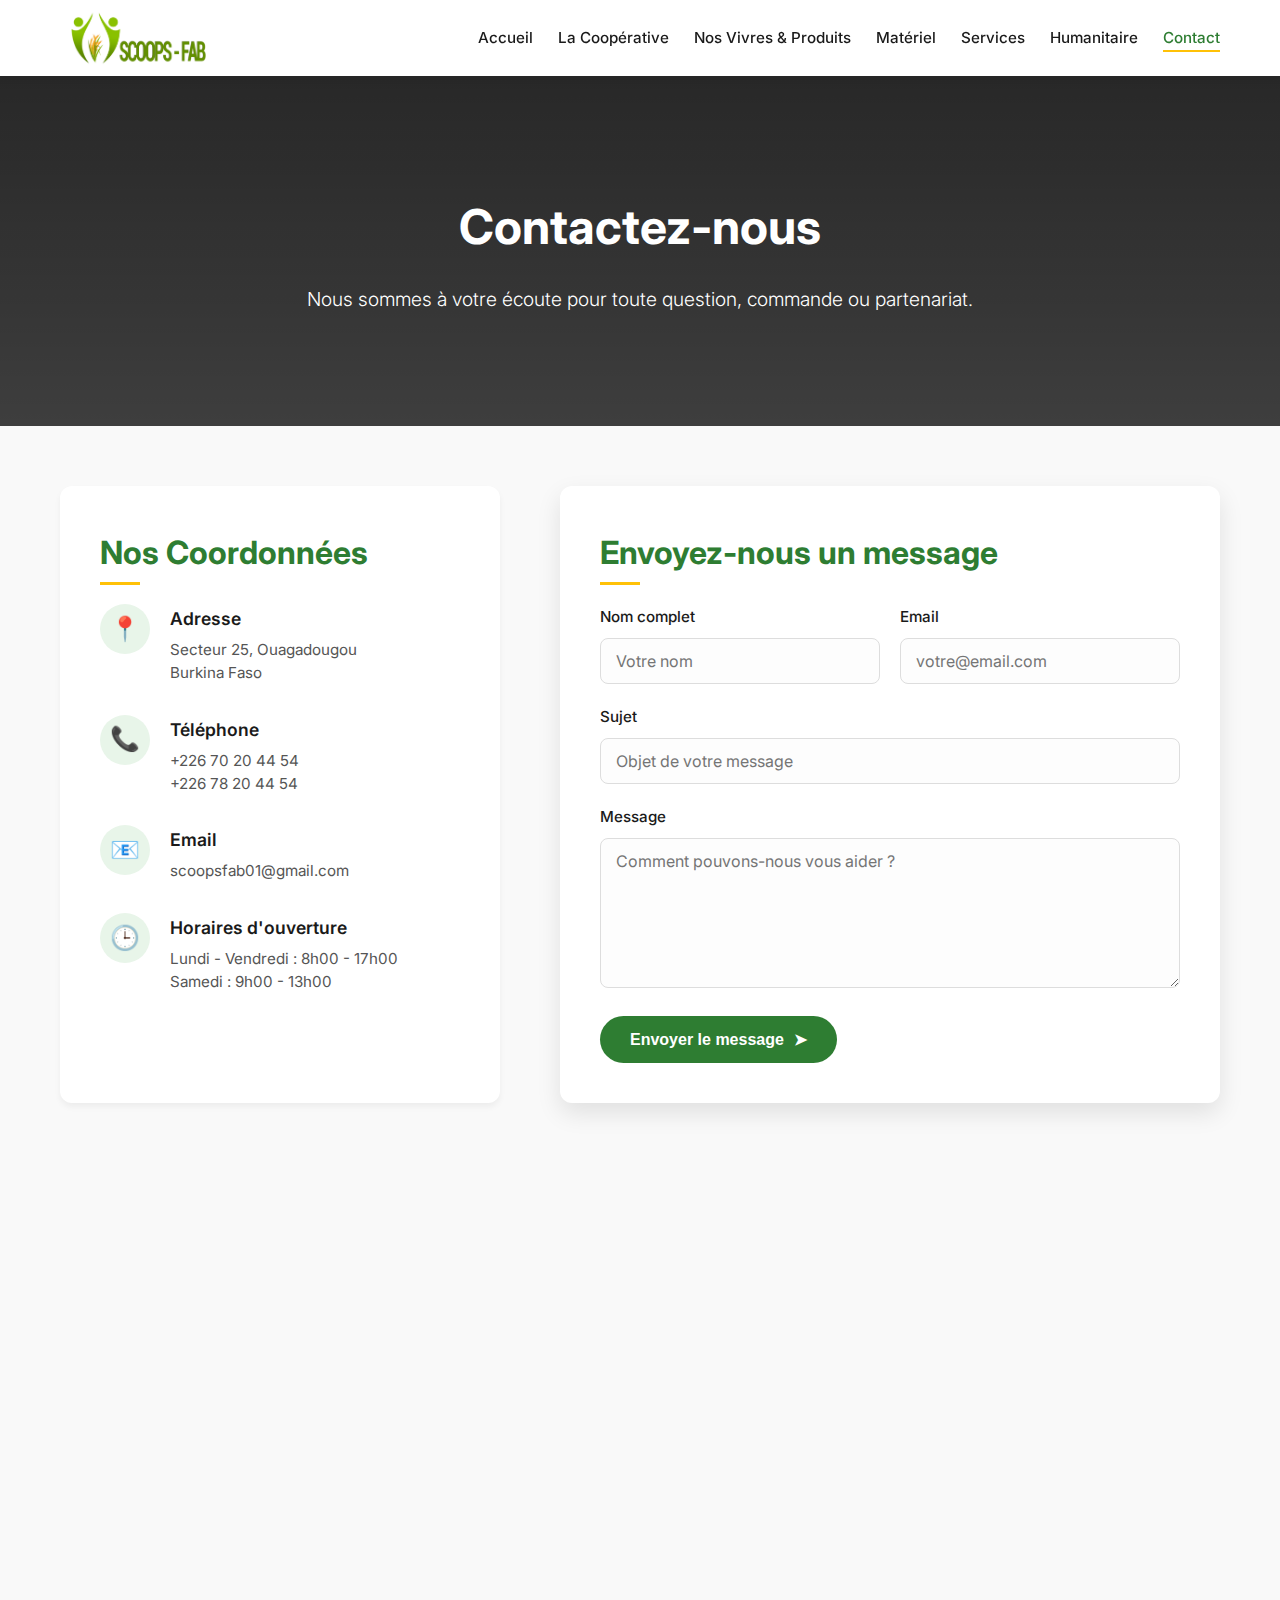
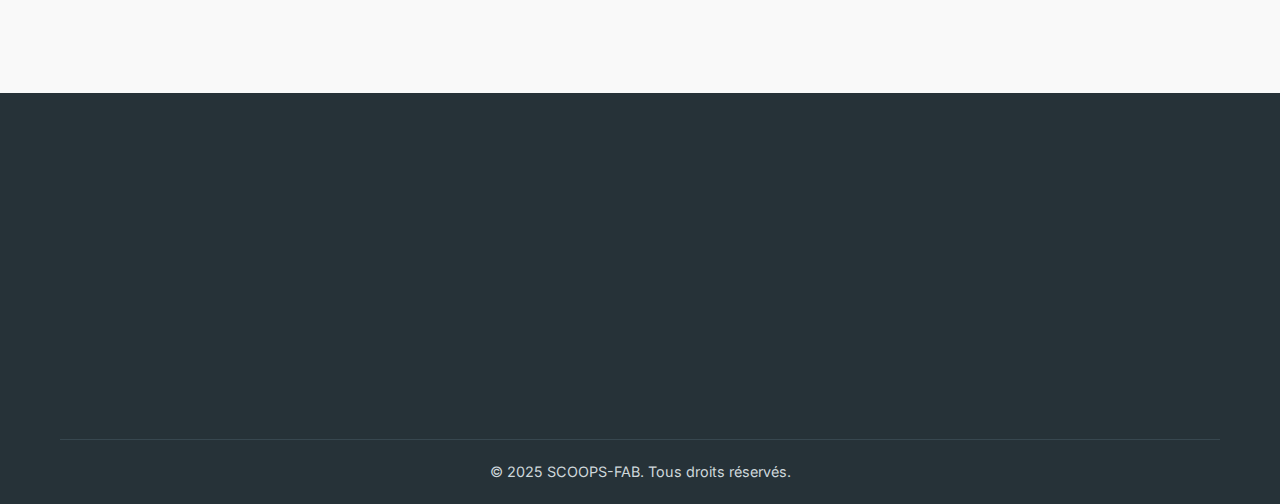
<file: pages/contact.html>
<!DOCTYPE html>
<html lang="fr">

<head>
    <meta charset="UTF-8">
    <meta name="viewport" content="width=device-width, initial-scale=1.0">
    <title>Contact - SCOOPS-FAB</title>
    <meta name="description" content="Contactez la SCOOPS-FAB pour vos commandes de vivres, matériel agricole ou partenariats.">

    <!-- Fonts -->
    <link rel="preconnect" href="https://fonts.googleapis.com">
    <link rel="preconnect" href="https://fonts.gstatic.com" crossorigin>
    <link href="https://fonts.googleapis.com/css2?family=Inter:wght@300;400;500;600;700&family=Playfair+Display:ital,wght@0,600;1,600&display=swap" rel="stylesheet">

    <style>
        /* --- 1. VARIABLES & RESET --- */
        :root {
            --primary-green: #2E7D32;
            --light-green: #4CAF50;
            --accent-yellow: #FFC107;
            --dark-text: #1A1A1A;
            --light-text: #555;
            --off-white: #F9F9F9;
            --white: #FFFFFF;
            --shadow-sm: 0 4px 6px rgba(0,0,0,0.05);
            --shadow-md: 0 10px 25px rgba(0,0,0,0.1);
            --radius: 12px;
        }

        * { margin: 0; padding: 0; box-sizing: border-box; }

        body {
            font-family: 'Inter', sans-serif;
            color: var(--dark-text);
            background-color: var(--off-white);
            line-height: 1.7;
            overflow-x: hidden;
        }

        a { text-decoration: none; color: inherit; transition: 0.3s; }
        ul { list-style: none; }
        img { max-width: 100%; display: block; }

        /* --- 2. ANIMATIONS --- */
        .reveal { opacity: 0; transform: translateY(30px); transition: all 0.8s cubic-bezier(0.5, 0, 0, 1); }
        .reveal.active { opacity: 1; transform: translateY(0); }
        
        .delay-100 { transition-delay: 0.1s; }
        .delay-200 { transition-delay: 0.2s; }

        @keyframes fadeInHeader {
            from { opacity: 0; transform: scale(1.05); }
            to { opacity: 1; transform: scale(1); }
        }

        /* --- 3. HEADER --- */
        header {
            background: var(--white);
            box-shadow: var(--shadow-sm);
            position: sticky;
            top: 0;
            z-index: 1000;
            padding: 0.5rem 0;
        }

        .container { max-width: 1200px; margin: 0 auto; padding: 0 20px; }

        nav { display: flex; justify-content: space-between; align-items: center; }

        .logo { display: flex; align-items: center; gap: 10px; font-weight: 700; color: var(--primary-green); font-size: 1.2rem; }
        .logo img { height: 60px; width: auto; }

        .nav-links { display: flex; gap: 25px; }
        .nav-links a { font-weight: 500; font-size: 0.95rem; color: var(--dark-text); position: relative; padding: 5px 0; }
        .nav-links a:hover, .nav-links a.active { color: var(--primary-green); }
        .nav-links a.active::after { content: ''; position: absolute; bottom: 0; left: 0; width: 100%; height: 2px; background-color: var(--accent-yellow); }

        .hamburger { display: none; font-size: 1.8rem; cursor: pointer; color: var(--primary-green); }

        /* --- 4. HERO SECTION --- */
        .page-header {
            background: linear-gradient(rgba(0,0,0,0.6), rgba(0,0,0,0.5)), url('https://www.afdb.org/sites/default/files/styles/1700x900/public/a1-ss-mali-baguineda_0.jpg?itok=_aEMS-cn');
            background-size: cover;
            background-position: center;
            height: 350px;
            display: flex;
            align-items: center;
            justify-content: center;
            text-align: center;
            color: var(--white);
            margin-bottom: 60px;
            position: relative;
        }

        .page-header::before {
            content: ''; position: absolute; inset: 0; background: inherit; z-index: -1; animation: fadeInHeader 1.5s ease-out;
        }

        .page-header h1 { font-family: 'Inter', sans-serif; font-size: 3rem; margin-bottom: 1rem; animation: fadeInHeader 1s ease-out 0.3s backwards; }
        .page-header p { font-size: 1.2rem; font-weight: 300; animation: fadeInHeader 1s ease-out 0.6s backwards; }

        /* --- 5. CONTACT LAYOUT --- */
        .contact-section { padding-bottom: 80px; }

        .contact-grid {
            display: grid;
            grid-template-columns: 1fr 1.5fr;
            gap: 60px;
            margin-bottom: 60px;
        }

        .section-title {
            font-family: 'Inter', sans-serif;
            font-size: 2rem;
            color: var(--primary-green);
            margin-bottom: 1.5rem;
            position: relative;
            display: inline-block;
        }

        .section-title::after {
            content: ''; position: absolute; width: 40px; height: 3px; bottom: -5px; left: 0; background-color: var(--accent-yellow);
        }

        /* Info Box Styles */
        .contact-info-box {
            background: var(--white);
            padding: 40px;
            border-radius: var(--radius);
            box-shadow: var(--shadow-sm);
            height: 100%;
        }

        .info-item {
            display: flex;
            align-items: flex-start;
            gap: 20px;
            margin-bottom: 30px;
        }

        .info-item:last-child { margin-bottom: 0; }

        .icon-circle {
            background-color: #e8f5e9;
            color: var(--primary-green);
            width: 50px;
            height: 50px;
            border-radius: 50%;
            display: flex;
            align-items: center;
            justify-content: center;
            font-size: 1.5rem;
            flex-shrink: 0;
        }

        .info-content h3 {
            font-size: 1.1rem;
            font-weight: 600;
            margin-bottom: 5px;
            color: var(--dark-text);
        }

        .info-content p {
            color: var(--light-text);
            font-size: 0.95rem;
            line-height: 1.5;
        }

        /* Form Styles */
        .contact-form-box {
            background: var(--white);
            padding: 40px;
            border-radius: var(--radius);
            box-shadow: var(--shadow-md);
        }

        .form-group { margin-bottom: 20px; }

        .form-group label {
            display: block;
            margin-bottom: 8px;
            font-weight: 500;
            color: var(--dark-text);
            font-size: 0.95rem;
        }

        .form-group input,
        .form-group textarea {
            width: 100%;
            padding: 12px 15px;
            border: 1px solid #ddd;
            border-radius: 8px;
            font-family: 'Inter', sans-serif;
            font-size: 1rem;
            transition: border-color 0.3s, box-shadow 0.3s;
            background-color: #fdfdfd;
        }

        .form-group input:focus,
        .form-group textarea:focus {
            outline: none;
            border-color: var(--primary-green);
            box-shadow: 0 0 0 3px rgba(46, 125, 50, 0.1);
        }

        .form-group textarea { height: 150px; resize: vertical; }

        .btn-submit {
            background-color: var(--primary-green);
            color: white;
            border: none;
            padding: 14px 30px;
            border-radius: 50px;
            font-size: 1rem;
            font-weight: 600;
            cursor: pointer;
            transition: transform 0.2s, background-color 0.2s;
            display: inline-flex;
            align-items: center;
            gap: 10px;
        }

        .btn-submit:hover {
            background-color: #1B5E20;
            transform: translateY(-2px);
        }

        /* Map Section */
        .map-container {
            width: 100%;
            height: 450px;
            border-radius: var(--radius);
            overflow: hidden;
            box-shadow: var(--shadow-md);
            border: 4px solid var(--white);
        }

        /* --- FOOTER --- */
        footer { background-color: #263238; color: #cfd8dc; padding: 60px 0 20px; }
        .footer-content { display: grid; grid-template-columns: repeat(auto-fit, minmax(250px, 1fr)); gap: 40px; margin-bottom: 40px; }
        .footer-section h4 { color: var(--white); font-size: 1.2rem; margin-bottom: 20px; border-bottom: 2px solid var(--primary-green); display: inline-block; padding-bottom: 5px;}
        .footer-links li { margin-bottom: 10px; }
        .footer-links a:hover { color: var(--accent-yellow); padding-left: 5px; }
        .copyright { text-align: center; border-top: 1px solid #37474f; padding-top: 20px; font-size: 0.9rem; }

        /* --- RESPONSIVE --- */
        @media (max-width: 900px) {
            .contact-grid { grid-template-columns: 1fr; gap: 40px; }
            .nav-links { display: none; }
            .hamburger { display: block; }
            .page-header h1 { font-size: 2.2rem; }
        }
    </style>
</head>

<body>
    <!-- HEADER -->
    <header>
        <div class="container">
            <nav>
                <a href="../index.html" class="logo">
                    <!-- Modification ici : Retrait du <span>SCOOPS-FAB</span> -->
                    <img src="../images/logo/logo.png" alt="SCOOPS-FAB Logo">
                </a>
                <div class="hamburger">☰</div>
                <ul class="nav-links">
                    <li><a href="../index.html">Accueil</a></li>
                    <li><a href="cooperative.html" >La Coopérative</a></li>
                    <li><a href="produits.html">Nos Vivres & Produits</a></li>
                    <li><a href="materiel.html">Matériel</a></li>
                    <li><a href="services.html">Services</a></li>
                    <li><a href="humanitaire.html">Humanitaire</a></li>
                    <li><a href="contact.html" class="active">Contact</a></li>
                </ul>
            </nav>
        </div>
    </header>

    <main>
        <!-- HERO SECTION -->
        <section class="page-header">
            <div class="container">
                <h1>Contactez-nous</h1>
                <p>Nous sommes à votre écoute pour toute question, commande ou partenariat.</p>
            </div>
        </section>

        <!-- CONTACT SECTION -->
        <section class="contact-section">
            <div class="container">
                
                <div class="contact-grid">
                    
                    <!-- Colonne Gauche : Coordonnées -->
                    <div class="contact-info-box reveal">
                        <h2 class="section-title">Nos Coordonnées</h2>
                        
                        <div class="info-item">
                            <div class="icon-circle">📍</div>
                            <div class="info-content">
                                <h3>Adresse</h3>
                                <p>Secteur 25, Ouagadougou<br>Burkina Faso</p>
                            </div>
                        </div>

                        <div class="info-item">
                            <div class="icon-circle">📞</div>
                            <div class="info-content">
                                <h3>Téléphone</h3>
                                <p>+226 70 20 44 54<br>+226 78 20 44 54</p>
                            </div>
                        </div>

                        <div class="info-item">
                            <div class="icon-circle">📧</div>
                            <div class="info-content">
                                <h3>Email</h3>
                                <p>scoopsfab01@gmail.com</p>
                            </div>
                        </div>

                        <div class="info-item">
                            <div class="icon-circle">🕒</div>
                            <div class="info-content">
                                <h3>Horaires d'ouverture</h3>
                                <p>Lundi - Vendredi : 8h00 - 17h00<br>Samedi : 9h00 - 13h00</p>
                            </div>
                        </div>
                    </div>

                    <!-- Colonne Droite : Formulaire -->
                    <div class="contact-form-box reveal delay-100">
                        <h2 class="section-title">Envoyez-nous un message</h2>
                        <form action="#" method="POST">
                            <div class="grid-2-small" style="display: grid; grid-template-columns: 1fr 1fr; gap: 20px;">
                                <div class="form-group">
                                    <label for="name">Nom complet</label>
                                    <input type="text" id="name" name="name" required placeholder="Votre nom">
                                </div>
                                <div class="form-group">
                                    <label for="email">Email</label>
                                    <input type="email" id="email" name="email" required placeholder="votre@email.com">
                                </div>
                            </div>
                            
                            <div class="form-group">
                                <label for="subject">Sujet</label>
                                <input type="text" id="subject" name="subject" required placeholder="Objet de votre message">
                            </div>
                            
                            <div class="form-group">
                                <label for="message">Message</label>
                                <textarea id="message" name="message" rows="5" required placeholder="Comment pouvons-nous vous aider ?"></textarea>
                            </div>
                            
                            <button type="submit" class="btn-submit">
                                <span>Envoyer le message</span>
                                <span>➤</span>
                            </button>
                        </form>
                    </div>
                </div>

                <!-- Map Section -->
                <div class="map-container reveal delay-200">
                    <iframe 
                        src="https://www.google.com/maps/embed?pb=!1m17!1m12!1m3!1d3897.387757679384!2d-1.547773225017377!3d12.35691578790392!2m3!1f0!2f0!3f0!3m2!1i1024!2i768!4f13.1!3m2!1m1!2zMTLCsDIxJzI0LjkiTiAxwrAzMicyOS43Ilc!5e0!3m2!1sfr!2sbf!4v1732224000000!5m2!1sfr!2sbf" 
                        width="100%" height="100%" style="border:0;" allowfullscreen="" loading="lazy" referrerpolicy="no-referrer-when-downgrade">
                    </iframe>
                </div>

            </div>
        </section>
    </main>

    <!-- FOOTER -->
    <footer>
        <div class="container">
            <div class="footer-content reveal">
                <div class="footer-section">
                    <h4>SCOOPS-FAB</h4>
                    <p style="opacity: 0.8;">Société Coopérative Simplifiée des Femmes Agricultrices du Burkina. Qualité et Solidarité.</p>
                </div>
                <div class="footer-section">
                    <h4>Liens Rapides</h4>
                    <ul class="footer-links">
                        <li><a href="../index.html">Accueil</a></li>
                        <li><a href="cooperative.html">La Coopérative</a></li>
                        <li><a href="produits.html">Nos Produits</a></li>
                        <li><a href="materiel.html">Matériel</a></li>
                        <li><a href="contact.html">Contact</a></li>
                    </ul>
                </div>
                <div class="footer-section">
                    <h4>Nous Contacter</h4>
                    <ul class="footer-links">
                        <li>📍 Ouagadougou, Burkina Faso</li>
                        <li>📧 scoopsfab01@gmail.com</li>
                        <li>📞 +226 70 20 44 54</li>
                    </ul>
                </div>
            </div>
            <div class="copyright">
                <p>&copy; 2025 SCOOPS-FAB. Tous droits réservés.</p>
            </div>
        </div>
    </footer>

    <script>
        // Animation au Scroll
        const observer = new IntersectionObserver((entries) => {
            entries.forEach(entry => {
                if (entry.isIntersecting) {
                    entry.target.classList.add('active');
                }
            });
        }, { threshold: 0.15 });

        document.querySelectorAll('.reveal').forEach(el => observer.observe(el));

        // Menu Mobile
        const hamburger = document.querySelector('.hamburger');
        const navLinks = document.querySelector('.nav-links');

        if(hamburger) {
            hamburger.addEventListener('click', () => {
                const isFlex = navLinks.style.display === 'flex';
                navLinks.style.display = isFlex ? 'none' : 'flex';
                if (!isFlex) {
                    navLinks.style.flexDirection = 'column';
                    navLinks.style.position = 'absolute';
                    navLinks.style.top = '70px';
                    navLinks.style.left = '0';
                    navLinks.style.width = '100%';
                    navLinks.style.background = 'white';
                    navLinks.style.padding = '20px';
                    navLinks.style.boxShadow = '0 5px 10px rgba(0,0,0,0.1)';
                    navLinks.style.zIndex = '2000';
                }
            });
        }
        
        // Responsive form fix
        if (window.innerWidth < 600) {
            document.querySelector('.grid-2-small').style.gridTemplateColumns = '1fr';
        }
        window.addEventListener('resize', () => {
            if (document.querySelector('.grid-2-small')) {
                if (window.innerWidth < 600) {
                    document.querySelector('.grid-2-small').style.gridTemplateColumns = '1fr';
                } else {
                    document.querySelector('.grid-2-small').style.gridTemplateColumns = '1fr 1fr';
                }
            }
        });
    </script>
</body>
</html>
</file>
